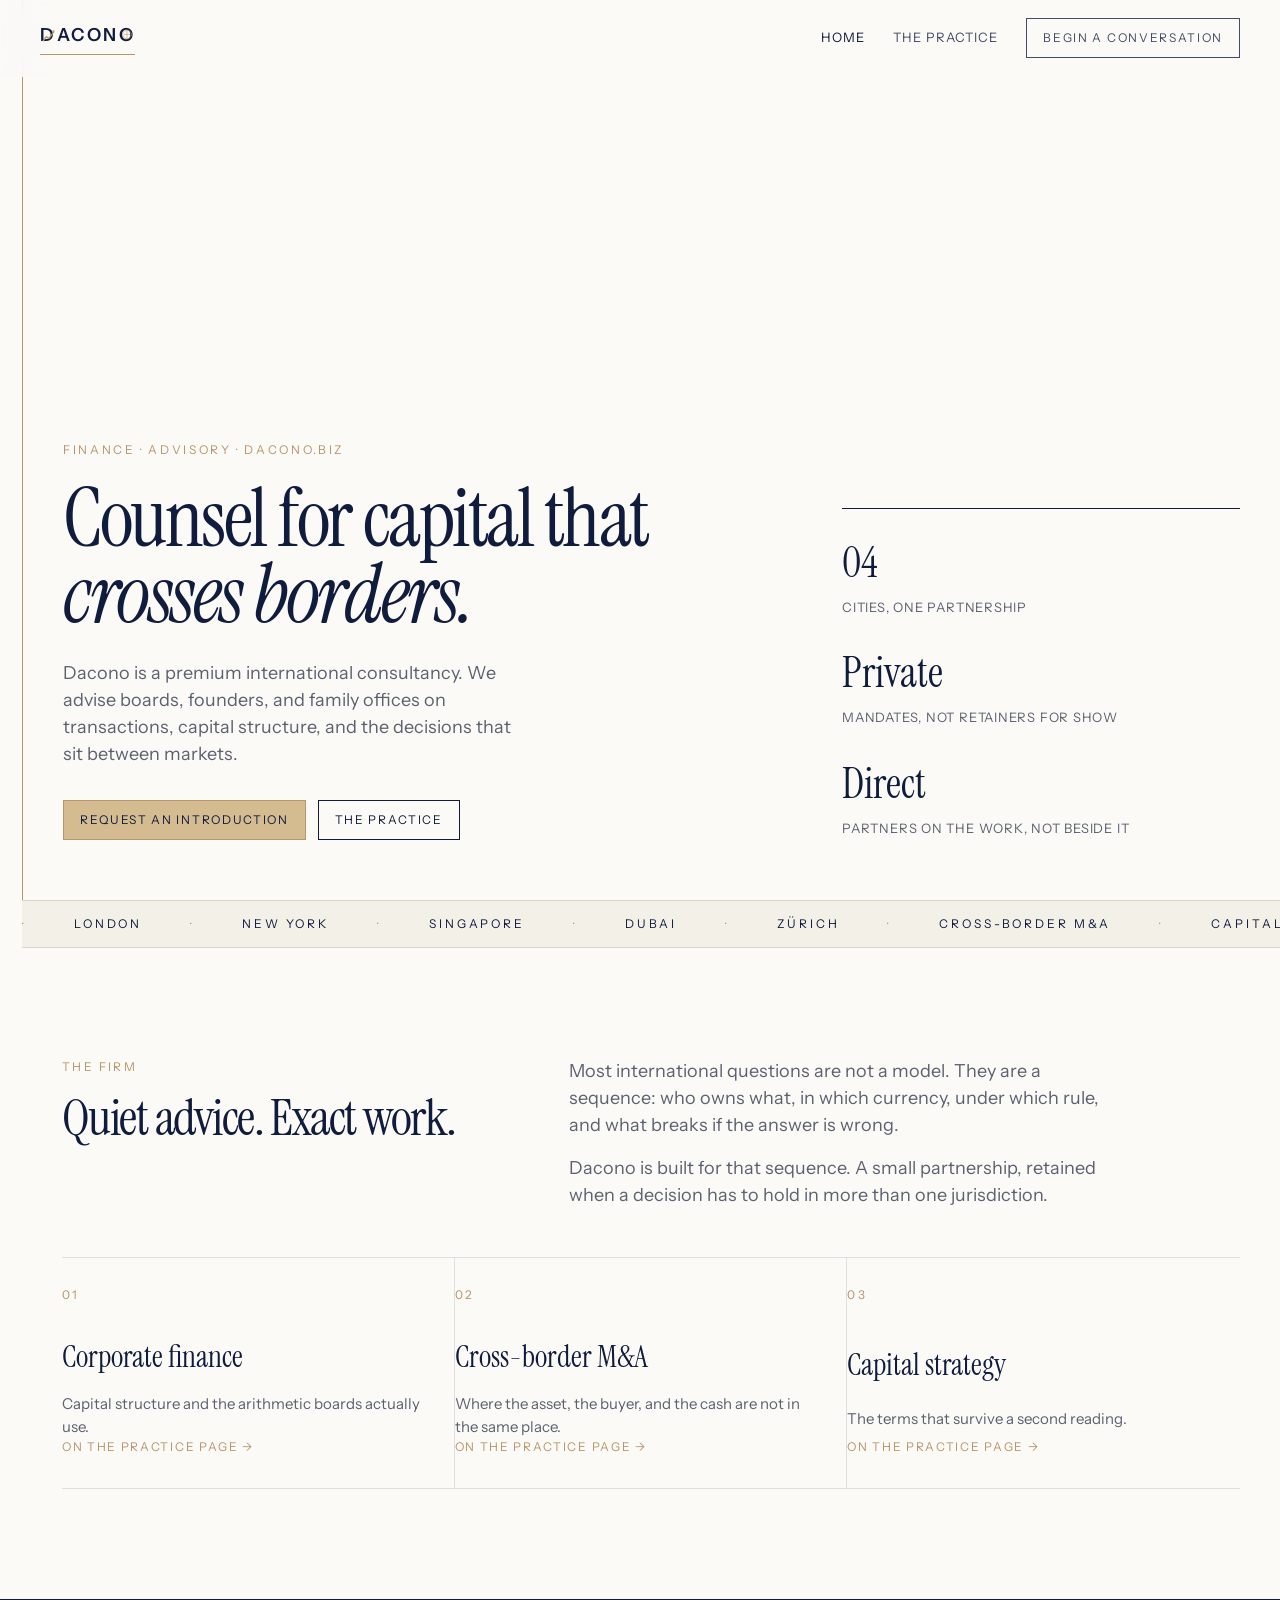
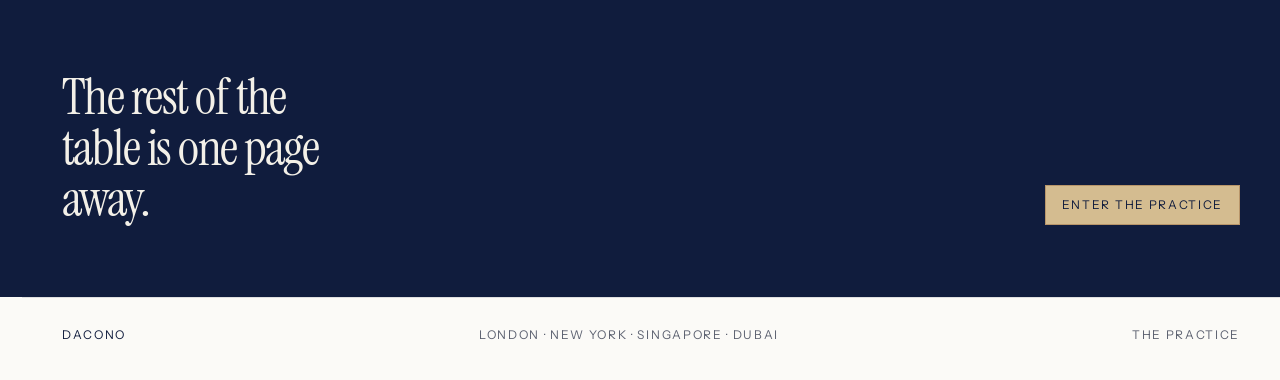
<file: index.html>
<!DOCTYPE html>
<html lang="en">
<head>
<meta charset="utf-8" />
<meta name="viewport" content="width=device-width, initial-scale=1" />
<title>Dacono — Home</title>
<meta name="description" content="Dacono is a premium international consultancy in finance and business. Counsel for capital that crosses borders." />
<link rel="preconnect" href="https://fonts.googleapis.com" />
<link rel="preconnect" href="https://fonts.gstatic.com" crossorigin />
<link href="https://fonts.googleapis.com/css2?family=Instrument+Sans:ital,wght@0,400;0,500;0,600;1,400&family=Instrument+Serif:ital@0;1&display=swap" rel="stylesheet" />
<link rel="stylesheet" href="styles.css" />
</head>
<body>
<header class="nav" id="nav">
  <a class="logo" href="index.html" aria-label="Dacono home">
    <span class="wordmark"><span class="mark-d">D<svg viewBox="0 0 16 16" aria-hidden="true"><path d="M2 13l3.4-4.4 2.6 1.8 5.2-7" fill="none" stroke="#b8956a" stroke-width="1.4"/><path d="M11.4 2.2l2.2.1-1.3 2.1" fill="#b8956a"/></svg></span>ACON<span class="mark-o">O<svg viewBox="0 0 16 16" aria-hidden="true"><circle cx="8" cy="8" r="5" fill="none" stroke="#b8956a" stroke-width="0.8"/><path d="M8 3v10M4.5 8h7" stroke="#b8956a" stroke-width="0.6"/></svg></span></span>
  </a>
  <nav class="nav-links">
    <a class="active" href="index.html">Home</a>
    <a href="practice.html">The practice</a>
    <a class="btn" href="practice.html#contact">Begin a conversation</a>
  </nav>
</header>
<main>
  <section class="hero">
    <div>
      <p class="eyebrow">Finance · Advisory · dacono.biz</p>
      <h1>Counsel for capital that <em>crosses borders.</em></h1>
      <p class="hero-lead">Dacono is a premium international consultancy. We advise boards, founders, and family offices on transactions, capital structure, and the decisions that sit between markets.</p>
      <div class="hero-actions">
        <a class="btn gold" href="practice.html#contact">Request an introduction</a>
        <a class="btn" href="practice.html">The practice</a>
      </div>
    </div>
    <aside class="hero-side">
      <div class="stat"><b>04</b><span>Cities, one partnership</span></div>
      <div class="stat"><b>Private</b><span>Mandates, not retainers for show</span></div>
      <div class="stat"><b>Direct</b><span>Partners on the work, not beside it</span></div>
    </aside>
  </section>
  <div class="ticker" aria-hidden="true">
    <div class="ticker-track">
      <span>London</span><span>New York</span><span>Singapore</span><span>Dubai</span><span>Zürich</span>
      <span>Cross-border M&A</span><span>Capital strategy</span><span>Treasury</span><span>Governance</span>
      <span>London</span><span>New York</span><span>Singapore</span><span>Dubai</span><span>Zürich</span>
      <span>Cross-border M&A</span><span>Capital strategy</span><span>Treasury</span><span>Governance</span>
    </div>
  </div>
  <section>
    <div class="split">
      <div>
        <p class="kicker">The firm</p>
        <h2>Quiet advice. Exact work.</h2>
      </div>
      <div class="prose">
        <p>Most international questions are not a model. They are a sequence: who owns what, in which currency, under which rule, and what breaks if the answer is wrong.</p>
        <p>Dacono is built for that sequence. A small partnership, retained when a decision has to hold in more than one jurisdiction.</p>
      </div>
    </div>
    <div class="tease">
      <a href="practice.html#corporate"><span class="kicker">01</span><h3>Corporate finance</h3><p>Capital structure and the arithmetic boards actually use.</p><span class="go">On the practice page →</span></a>
      <a href="practice.html#ma"><span class="kicker">02</span><h3>Cross-border M&A</h3><p>Where the asset, the buyer, and the cash are not in the same place.</p><span class="go">On the practice page →</span></a>
      <a href="practice.html#capital"><span class="kicker">03</span><h3>Capital strategy</h3><p>The terms that survive a second reading.</p><span class="go">On the practice page →</span></a>
    </div>
  </section>
  <section class="band">
    <h2>The rest of the table is one page away.</h2>
    <a class="btn gold" href="practice.html">Enter the practice</a>
  </section>
</main>
<footer>
  <span class="mark">Dacono</span>
  <span>London · New York · Singapore · Dubai</span>
  <a href="practice.html">The practice</a>
</footer>
<script>
  const nav = document.getElementById('nav');
  addEventListener('scroll', () => nav.classList.toggle('scrolled', scrollY > 8));
</script>
</body>
</html>
</file>
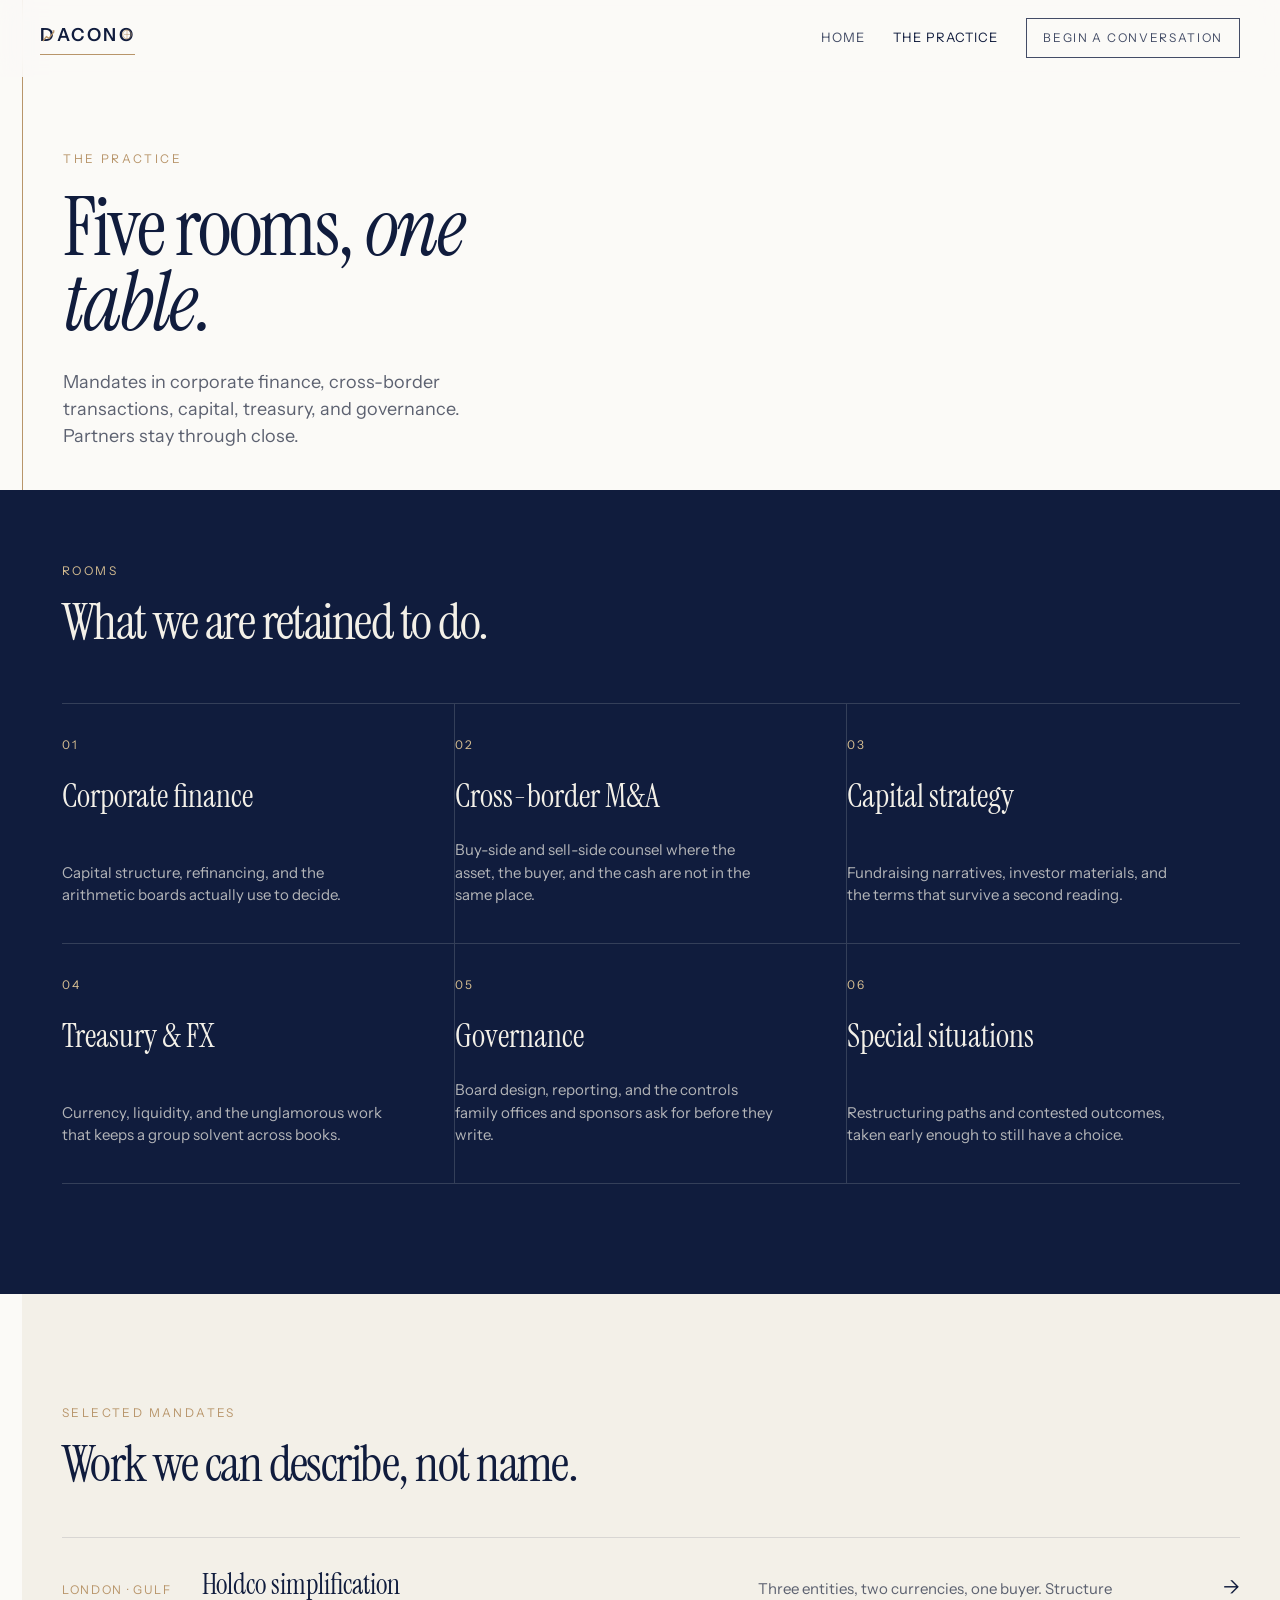
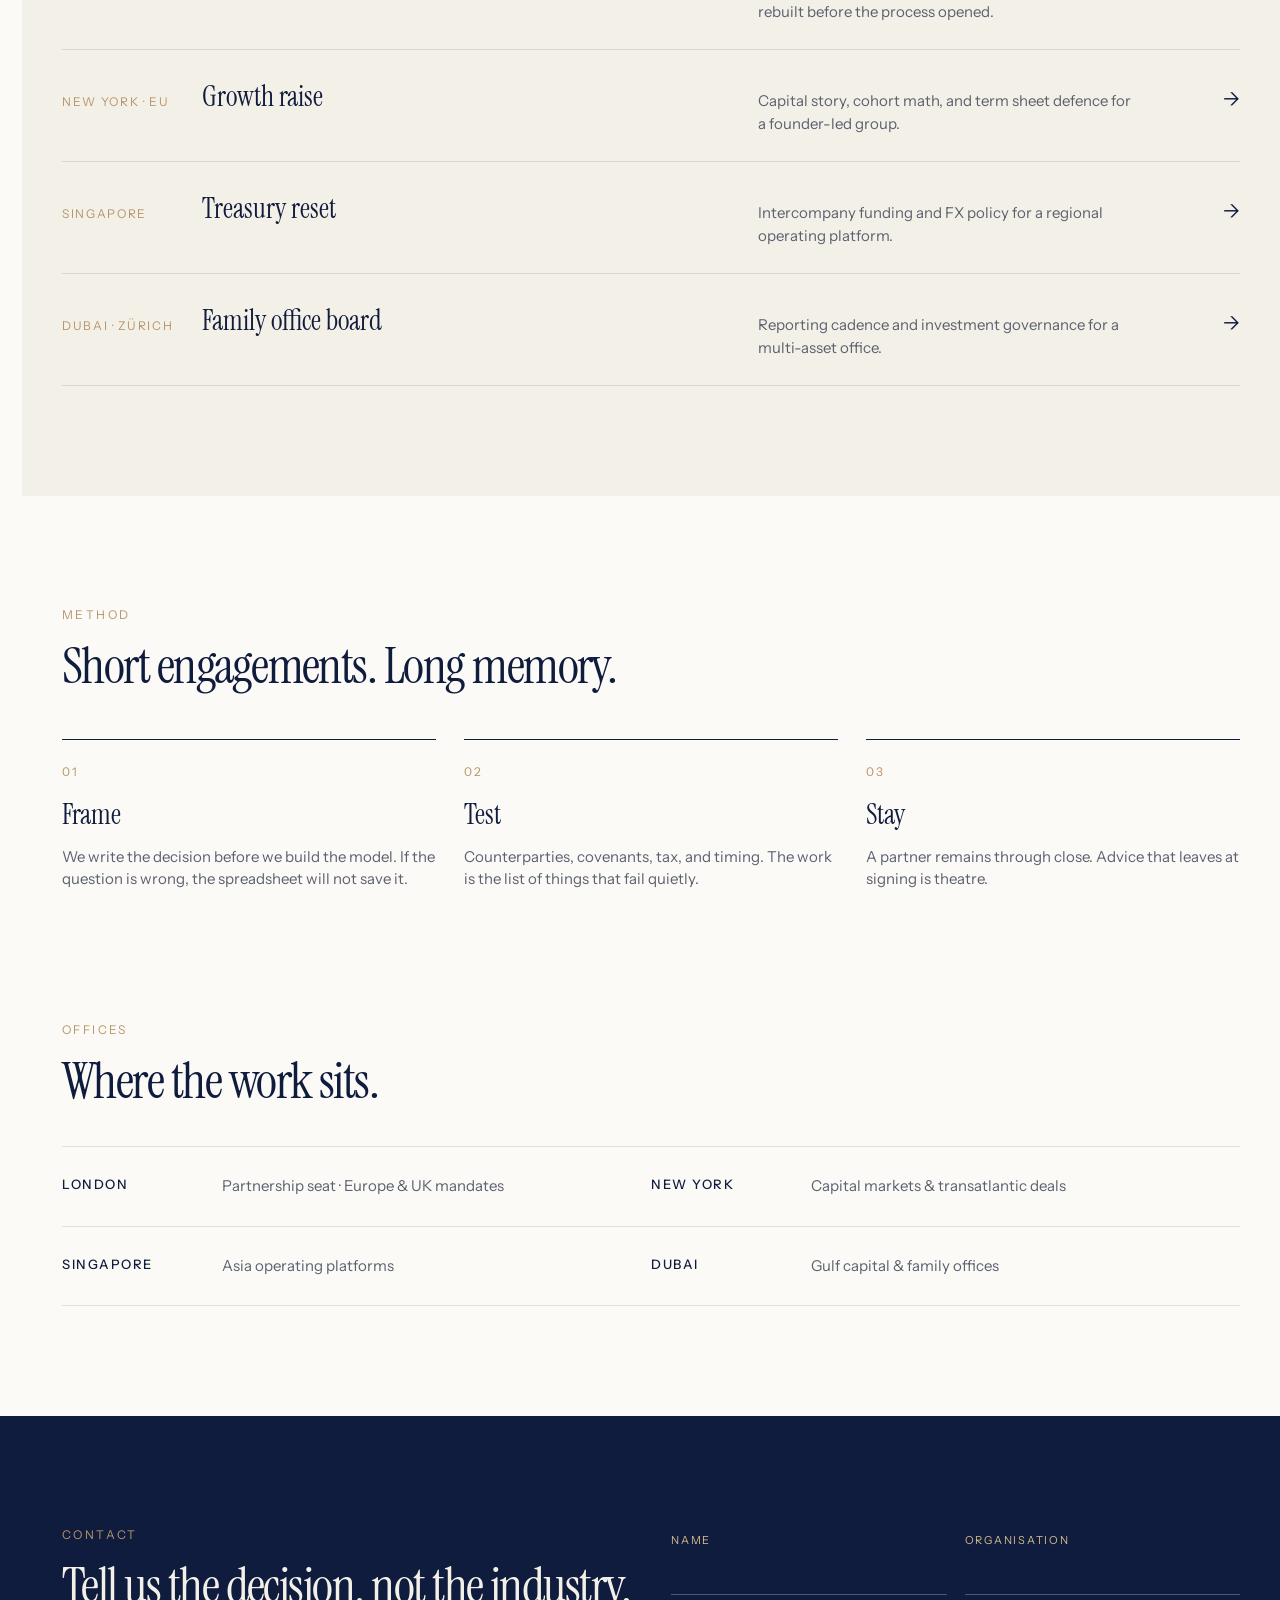
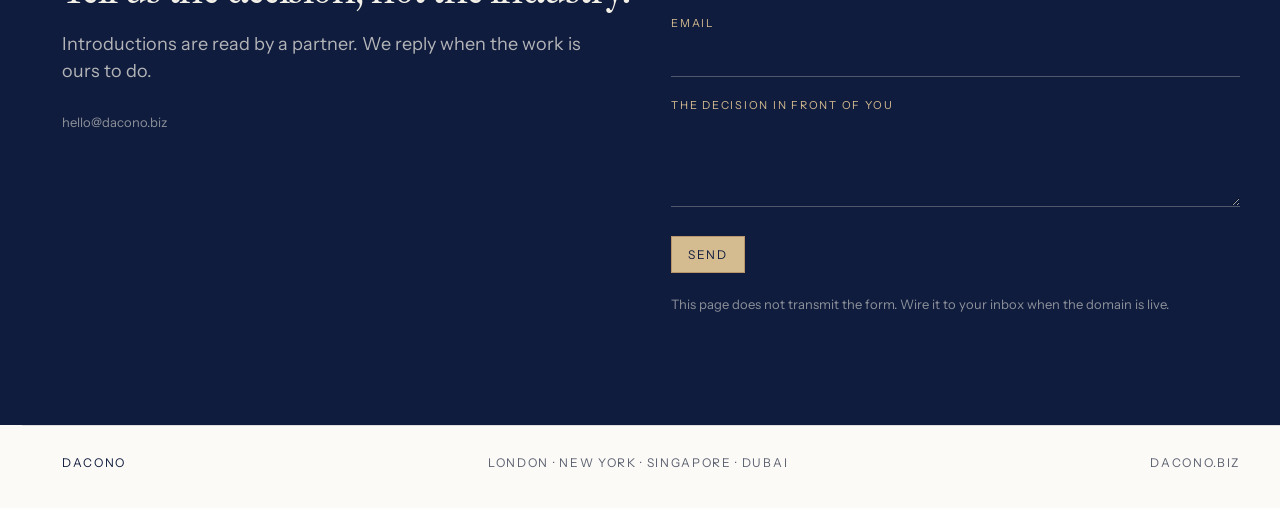
<file: practice.html>
<!DOCTYPE html>
<html lang="en">
<head>
<meta charset="utf-8" />
<meta name="viewport" content="width=device-width, initial-scale=1" />
<title>Dacono — The practice</title>
<meta name="description" content="Dacono practice: corporate finance, cross-border M&A, capital strategy, treasury, governance, and special situations." />
<link rel="preconnect" href="https://fonts.googleapis.com" />
<link rel="preconnect" href="https://fonts.gstatic.com" crossorigin />
<link href="https://fonts.googleapis.com/css2?family=Instrument+Sans:ital,wght@0,400;0,500;0,600;1,400&family=Instrument+Serif:ital@0;1&display=swap" rel="stylesheet" />
<link rel="stylesheet" href="styles.css" />
</head>
<body>
<header class="nav" id="nav">
  <a class="logo" href="index.html" aria-label="Dacono home">
    <span class="wordmark"><span class="mark-d">D<svg viewBox="0 0 16 16" aria-hidden="true"><path d="M2 13l3.4-4.4 2.6 1.8 5.2-7" fill="none" stroke="#b8956a" stroke-width="1.4"/><path d="M11.4 2.2l2.2.1-1.3 2.1" fill="#b8956a"/></svg></span>ACON<span class="mark-o">O<svg viewBox="0 0 16 16" aria-hidden="true"><circle cx="8" cy="8" r="5" fill="none" stroke="#b8956a" stroke-width="0.8"/><path d="M8 3v10M4.5 8h7" stroke="#b8956a" stroke-width="0.6"/></svg></span></span>
  </a>
  <nav class="nav-links">
    <a href="index.html">Home</a>
    <a class="active" href="practice.html">The practice</a>
    <a class="btn" href="#contact">Begin a conversation</a>
  </nav>
</header>
<main>
  <header class="page-hero">
    <p class="eyebrow">The practice</p>
    <h1>Five rooms, <em>one table.</em></h1>
    <p class="hero-lead">Mandates in corporate finance, cross-border transactions, capital, treasury, and governance. Partners stay through close.</p>
  </header>
  <section class="practices" id="rooms" style="padding-top: 72px;">
    <p class="kicker">Rooms</p>
    <h2>What we are retained to do.</h2>
    <div class="grid">
      <article class="card" id="corporate"><div><p class="num">01</p><h3>Corporate finance</h3></div><p>Capital structure, refinancing, and the arithmetic boards actually use to decide.</p></article>
      <article class="card" id="ma"><div><p class="num">02</p><h3>Cross-border M&A</h3></div><p>Buy-side and sell-side counsel where the asset, the buyer, and the cash are not in the same place.</p></article>
      <article class="card" id="capital"><div><p class="num">03</p><h3>Capital strategy</h3></div><p>Fundraising narratives, investor materials, and the terms that survive a second reading.</p></article>
      <article class="card" id="treasury"><div><p class="num">04</p><h3>Treasury & FX</h3></div><p>Currency, liquidity, and the unglamorous work that keeps a group solvent across books.</p></article>
      <article class="card" id="governance"><div><p class="num">05</p><h3>Governance</h3></div><p>Board design, reporting, and the controls family offices and sponsors ask for before they write.</p></article>
      <article class="card" id="situations"><div><p class="num">06</p><h3>Special situations</h3></div><p>Restructuring paths and contested outcomes, taken early enough to still have a choice.</p></article>
    </div>
  </section>
  <section class="work" id="work">
    <p class="kicker">Selected mandates</p>
    <h2>Work we can describe, not name.</h2>
    <div class="work-list">
      <article class="work-row"><p class="where">London · Gulf</p><h3>Holdco simplification</h3><p>Three entities, two currencies, one buyer. Structure rebuilt before the process opened.</p><span class="arrow">→</span></article>
      <article class="work-row"><p class="where">New York · EU</p><h3>Growth raise</h3><p>Capital story, cohort math, and term sheet defence for a founder-led group.</p><span class="arrow">→</span></article>
      <article class="work-row"><p class="where">Singapore</p><h3>Treasury reset</h3><p>Intercompany funding and FX policy for a regional operating platform.</p><span class="arrow">→</span></article>
      <article class="work-row"><p class="where">Dubai · Zürich</p><h3>Family office board</h3><p>Reporting cadence and investment governance for a multi-asset office.</p><span class="arrow">→</span></article>
    </div>
  </section>
  <section id="method">
    <p class="kicker">Method</p>
    <h2>Short engagements. Long memory.</h2>
    <div class="method">
      <div class="step"><span class="kicker">01</span><b>Frame</b><p>We write the decision before we build the model. If the question is wrong, the spreadsheet will not save it.</p></div>
      <div class="step"><span class="kicker">02</span><b>Test</b><p>Counterparties, covenants, tax, and timing. The work is the list of things that fail quietly.</p></div>
      <div class="step"><span class="kicker">03</span><b>Stay</b><p>A partner remains through close. Advice that leaves at signing is theatre.</p></div>
    </div>
  </section>
  <section id="offices" style="padding-top: 20px;">
    <p class="kicker">Offices</p>
    <h2>Where the work sits.</h2>
    <div class="offices">
      <div class="office"><strong>LONDON</strong><span>Partnership seat · Europe & UK mandates</span></div>
      <div class="office"><strong>NEW YORK</strong><span>Capital markets & transatlantic deals</span></div>
      <div class="office"><strong>SINGAPORE</strong><span>Asia operating platforms</span></div>
      <div class="office"><strong>DUBAI</strong><span>Gulf capital & family offices</span></div>
    </div>
  </section>
  <section class="contact" id="contact">
    <div>
      <p class="kicker">Contact</p>
      <h2>Tell us the decision, not the industry.</h2>
      <p class="prose" style="color: rgba(243,240,232,0.72); margin-top: 20px;">Introductions are read by a partner. We reply when the work is ours to do.</p>
      <p class="note" style="margin-top: 28px;">hello@dacono.biz</p>
    </div>
    <form onsubmit="event.preventDefault(); this.querySelector('button').textContent='Received — a partner will write';">
      <div class="form-row">
        <div><label for="name">Name</label><input id="name" name="name" required /></div>
        <div><label for="org">Organisation</label><input id="org" name="org" /></div>
      </div>
      <div><label for="email">Email</label><input id="email" name="email" type="email" required /></div>
      <div><label for="note">The decision in front of you</label><textarea id="note" name="note" required></textarea></div>
      <button class="btn gold" type="submit" style="justify-self: start; margin-top: 8px;">Send</button>
      <p class="note">This page does not transmit the form. Wire it to your inbox when the domain is live.</p>
    </form>
  </section>
</main>
<footer>
  <a class="mark" href="index.html">Dacono</a>
  <span>London · New York · Singapore · Dubai</span>
  <span>dacono.biz</span>
</footer>
<script>
  const nav = document.getElementById('nav');
  addEventListener('scroll', () => nav.classList.toggle('scrolled', scrollY > 8));
</script>
</body>
</html>
</file>
<file: styles.css>
:root{--navy:#101c3d;--navy-2:#1a2b56;--ink:#141820;--muted:#5c6170;--gold:#b8956a;--gold-2:#d4bc90;--paper:#f3f0e8;--line:rgba(16,28,61,.12);--white:#fbfaf7}*{box-sizing:border-box;margin:0;padding:0}html{scroll-behavior:smooth}body{font-family:"Instrument Sans",Inter,sans-serif;color:var(--ink);background:var(--white);font-size:17px;line-height:1.5;-webkit-font-smoothing:antialiased}a{color:inherit;text-decoration:none}button,input,textarea{font-family:inherit}.nav{position:fixed;inset:0 0 auto 0;z-index:20;display:flex;align-items:center;justify-content:space-between;padding:18px 40px;background:rgba(251,250,247,.86);backdrop-filter:blur(14px);border-bottom:1px solid transparent}.nav.scrolled{border-bottom-color:var(--line)}.nav-links{display:flex;gap:28px;align-items:center;font-size:13px;letter-spacing:.08em;text-transform:uppercase}.nav-links a{color:var(--navy);opacity:.78}.nav-links a:hover,.nav-links a.active{opacity:1}.btn{display:inline-flex;align-items:center;gap:10px;border:1px solid var(--navy);color:var(--navy);padding:10px 16px;font-size:12px;letter-spacing:.14em;text-transform:uppercase;background:transparent;cursor:pointer}.btn:hover{background:var(--navy);color:var(--paper)}.btn.gold{border-color:var(--gold);color:var(--navy);background:var(--gold-2)}.btn.gold:hover{background:var(--navy);color:var(--paper);border-color:var(--navy)}.wordmark{font-weight:600;letter-spacing:.14em;font-size:18px;color:var(--navy);display:inline-flex;align-items:center;position:relative;padding-bottom:6px}.wordmark::after{content:"";position:absolute;left:0;right:0;bottom:0;height:1px;background:var(--gold)}.mark-d,.mark-o{position:relative;display:inline-block}.mark-d svg,.mark-o svg{position:absolute;pointer-events:none}.mark-d svg{left:1px;bottom:5px;width:16px;height:16px}.mark-o svg{left:50%;top:50%;width:14px;height:14px;transform:translate(-50%,-54%)}.hero{min-height:100vh;padding:140px 40px 60px;display:grid;grid-template-columns:1.3fr .7fr;gap:40px;align-items:end;background:var(--white);border-left:1px solid var(--gold);margin-left:22px}.eyebrow{font-size:12px;letter-spacing:.22em;text-transform:uppercase;color:var(--gold);margin-bottom:22px}h1{font-family:"Instrument Serif",Georgia,serif;font-weight:400;font-size:clamp(48px,6.4vw,92px);line-height:.92;letter-spacing:-.03em;color:var(--navy)}h1 em{font-style:italic}.hero-lead{margin-top:28px;max-width:460px;color:var(--muted);font-size:18px}.hero-actions{display:flex;gap:12px;margin-top:32px;flex-wrap:wrap}.hero-side{border-top:1px solid var(--navy);padding-top:22px;display:grid;gap:22px}.stat b{display:block;font-family:"Instrument Serif",serif;font-size:42px;font-weight:400;color:var(--navy)}.stat span{font-size:13px;letter-spacing:.06em;text-transform:uppercase;color:var(--muted)}.ticker{border-top:1px solid var(--line);border-bottom:1px solid var(--line);overflow:hidden;padding:14px 0;background:var(--paper);margin-left:22px}.ticker-track{display:flex;gap:48px;white-space:nowrap;animation:slide 32s linear infinite;font-size:12px;letter-spacing:.24em;text-transform:uppercase;color:var(--navy)}.ticker-track span::before{content:"\00b7";color:var(--gold);margin-right:48px}@keyframes slide{from{transform:translateX(0)}to{transform:translateX(-50%)}}section{padding:110px 40px;margin-left:22px}.split{display:grid;grid-template-columns:.8fr 1.2fr;gap:60px}.kicker{font-size:12px;letter-spacing:.2em;text-transform:uppercase;color:var(--gold);margin-bottom:16px}h2{font-family:"Instrument Serif",serif;font-weight:400;font-size:clamp(36px,4vw,60px);line-height:1;letter-spacing:-.03em;color:var(--navy)}.prose{color:var(--muted);font-size:18px;max-width:560px}.prose p+p{margin-top:16px}.practices{background:var(--navy);color:var(--paper);margin-left:0;padding-left:62px}.practices h2{color:var(--paper)}.practices .kicker{color:var(--gold-2)}.grid{margin-top:56px;display:grid;grid-template-columns:repeat(3,1fr);border-top:1px solid rgba(243,240,232,.16)}.card{padding:32px 28px 36px 0;border-bottom:1px solid rgba(243,240,232,.16);border-right:1px solid rgba(243,240,232,.16);min-height:240px;display:flex;flex-direction:column;justify-content:space-between}.card:nth-child(3n){border-right:0;padding-right:0}.card .num{font-size:12px;letter-spacing:.16em;color:var(--gold-2)}.card h3{font-family:"Instrument Serif",serif;font-size:32px;font-weight:400;margin:18px 0 12px}.card p{color:rgba(243,240,232,.72);font-size:15px;max-width:320px}.work{background:var(--paper)}.work-list{margin-top:48px}.work-row{display:grid;grid-template-columns:120px 1.4fr 1fr 80px;gap:20px;align-items:baseline;padding:26px 0;border-top:1px solid var(--line)}.work-row:last-child{border-bottom:1px solid var(--line)}.work-row .where{font-size:12px;letter-spacing:.14em;text-transform:uppercase;color:var(--gold)}.work-row h3{font-family:"Instrument Serif",serif;font-size:28px;font-weight:400;color:var(--navy)}.work-row p{color:var(--muted);font-size:15px}.arrow{color:var(--navy);font-size:20px;text-align:right}.method{display:grid;grid-template-columns:repeat(3,1fr);gap:28px;margin-top:48px}.step{padding-top:18px;border-top:1px solid var(--navy)}.step b{font-family:"Instrument Serif",serif;font-size:28px;font-weight:400;color:var(--navy);display:block;margin:10px 0}.step p{color:var(--muted);font-size:15px}.offices{display:grid;grid-template-columns:1fr 1fr;margin-top:40px;border-top:1px solid var(--line)}.office{padding:28px 0;border-bottom:1px solid var(--line);display:grid;grid-template-columns:160px 1fr}.office strong{color:var(--navy);letter-spacing:.12em;font-size:13px;font-weight:500}.office span{color:var(--muted);font-size:15px}.contact{background:var(--navy);color:var(--paper);margin-left:0;padding:110px 40px 110px 62px;display:grid;grid-template-columns:1fr 1fr;gap:40px}.contact h2{color:var(--paper)}form{display:grid;gap:14px}label{font-size:11px;letter-spacing:.16em;text-transform:uppercase;color:var(--gold-2)}input,textarea{background:transparent;border:0;border-bottom:1px solid rgba(243,240,232,.28);color:var(--paper);padding:10px 0 12px;font-size:16px;outline:none;width:100%}input:focus,textarea:focus{border-bottom-color:var(--gold-2)}textarea{min-height:90px;resize:vertical}.form-row{display:grid;grid-template-columns:1fr 1fr;gap:18px}.note{font-size:13px;color:rgba(243,240,232,.55);margin-top:8px}footer{margin-left:22px;padding:28px 40px 36px;display:flex;justify-content:space-between;align-items:center;font-size:12px;letter-spacing:.14em;text-transform:uppercase;color:var(--muted);border-top:1px solid var(--line)}footer .mark{color:var(--navy)}.page-hero{padding:150px 40px 40px;margin-left:22px;border-left:1px solid var(--gold);min-height:46vh;display:flex;flex-direction:column;justify-content:flex-end}.page-hero h1{max-width:14ch}.tease{display:grid;grid-template-columns:repeat(3,1fr);margin-top:48px;border-top:1px solid var(--line)}.tease a{padding:28px 28px 32px 0;border-bottom:1px solid var(--line);border-right:1px solid var(--line);min-height:200px;display:flex;flex-direction:column;justify-content:space-between}.tease a:nth-child(3n){border-right:0}.tease h3{font-family:"Instrument Serif",serif;font-size:30px;font-weight:400;color:var(--navy);margin:14px 0}.tease p{color:var(--muted);font-size:15px}.tease .go{font-size:12px;letter-spacing:.14em;text-transform:uppercase;color:var(--gold)}.band{background:var(--navy);color:var(--paper);margin-left:0;padding:72px 40px 72px 62px;display:flex;justify-content:space-between;align-items:end;gap:32px}.band h2{color:var(--paper);max-width:12ch}@media(max-width:900px){.nav{padding:14px 18px}.nav-links a:not(.btn){display:none}.hero,section,footer,.ticker,.page-hero{margin-left:0}.hero{grid-template-columns:1fr;padding:120px 20px 48px;border-left:0}.split,.contact,.method,.grid,.offices,.work-row,.form-row,.tease{grid-template-columns:1fr}.practices,.contact{padding-left:20px;padding-right:20px}section{padding:72px 20px}.card,.tease a{border-right:0}.work-row .arrow{display:none}footer,.band{flex-direction:column;gap:10px;align-items:flex-start}.page-hero{padding:120px 20px 32px;border-left:0}.band{padding:56px 20px}}
</file>
